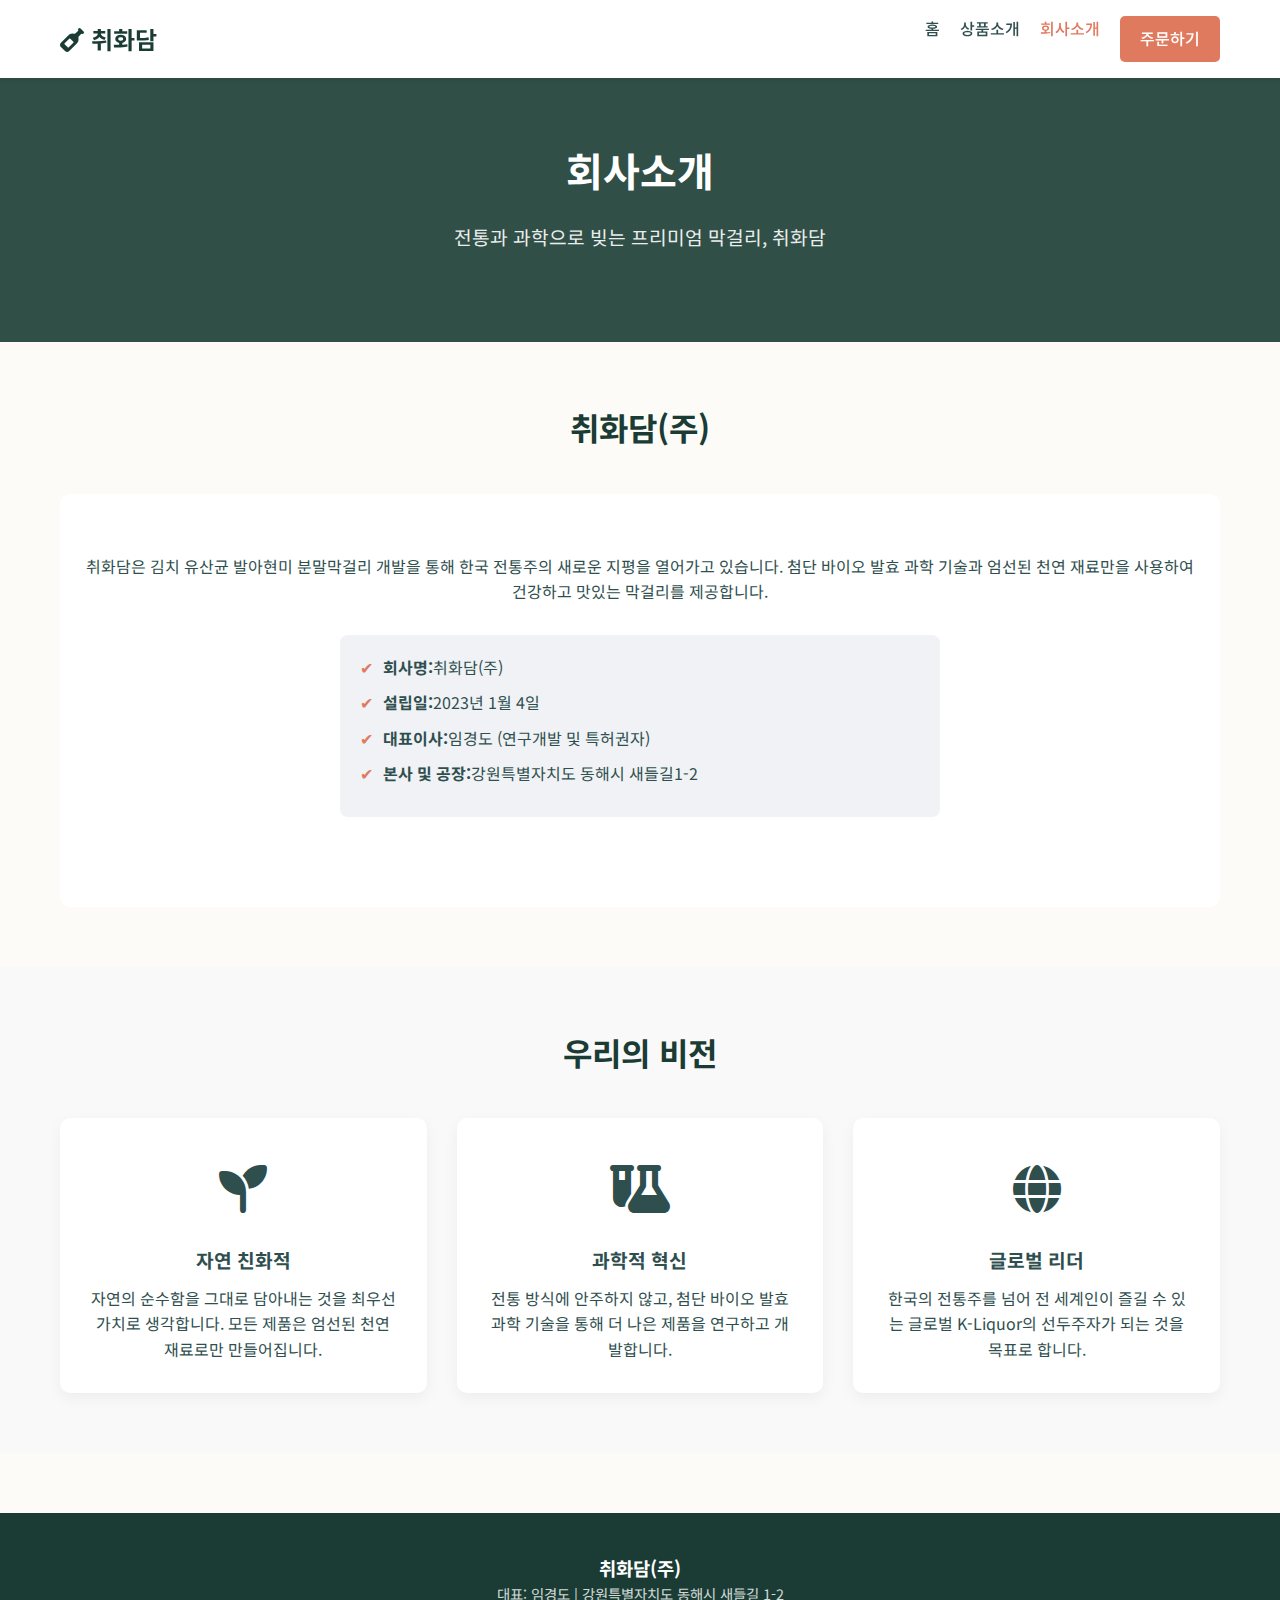
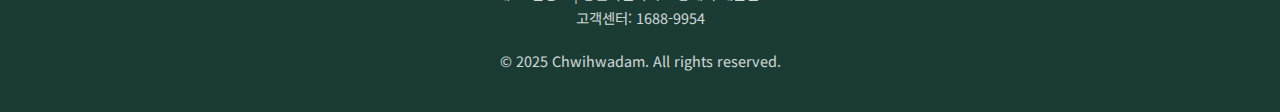
<file: about.html>
<!DOCTYPE html>
<html lang="ko">
<head>
    <meta charset="UTF-8">
    <meta name="viewport" content="width=device-width, initial-scale=1.0">
    <title>회사소개 - 취화담</title>
    <link rel="stylesheet" href="https://cdnjs.cloudflare.com/ajax/libs/font-awesome/6.5.1/css/all.min.css">
    <link href="https://fonts.googleapis.com/css2?family=Noto+Sans+KR:wght@300;400;700&display=swap" rel="stylesheet">
    <link rel="stylesheet" href="css/styles.css">
</head>
<body>

    <!-- Navigation -->
    <nav class="navbar">
        <div class="container nav-content">
            <a href="index.html" class="logo"><i class="fa-solid fa-wine-bottle"></i> 취화담</a>
            <div class="nav-links">
                <a href="index.html">홈</a>
                <a href="products.html">상품소개</a>
                <a href="about.html" style="color: var(--secondary-color);">회사소개</a>
                <a href="order.html" class="btn-primary">주문하기</a>
            </div>
        </div>
    </nav>

    <!-- Page Header -->
    <header class="hero" style="padding: 60px 0; min-height: auto; background: linear-gradient(rgba(26, 60, 52, 0.9), rgba(26, 60, 52, 0.9)), url('https://images.unsplash.com/photo-1579732152869-90691e847c1f?q=80&w=1000&auto=format&fit=crop');">
        <div class="container">
            <h1>회사소개</h1>
            <p>전통과 과학으로 빚는 프리미엄 막걸리, 취화담</p>
        </div>
    </header>

    <!-- About Section -->
    <section class="section">
        <div class="container">
            <h2 class="section-title">취화담(주)</h2>
            <div class="product-detail" style="flex-direction: column;">
                <div class="product-info" style="text-align: center;">
                    <p style="margin-bottom: 20px;">
                        취화담은 김치 유산균 발아현미 분말막걸리 개발을 통해 한국 전통주의 새로운 지평을 열어가고 있습니다. 
                        첨단 바이오 발효 과학 기술과 엄선된 천연 재료만을 사용하여 건강하고 맛있는 막걸리를 제공합니다.
                    </p>
                    
                    <ul class="ingredient-list" style="max-width: 600px; margin: 30px auto;">
                        <li><strong>회사명:</strong> 취화담(주)</li>
                        <li><strong>설립일:</strong> 2023년 1월 4일</li>
                        <li><strong>대표이사:</strong> 임경도 (연구개발 및 특허권자)</li>
                        <li><strong>본사 및 공장:</strong> 강원특별자치도 동해시 새들길1-2</li>
                    </ul>
                </div>
            </div>
        </div>
    </section>

    <section class="section" style="background-color: #f9f9f9;">
        <div class="container">
            <h2 class="section-title">우리의 비전</h2>
            <div class="features-grid">
                <div class="feature-card">
                    <div class="feature-icon"><i class="fa-solid fa-seedling"></i></div>
                    <h3 class="feature-title">자연 친화적</h3>
                    <p>자연의 순수함을 그대로 담아내는 것을 최우선 가치로 생각합니다. 모든 제품은 엄선된 천연 재료로만 만들어집니다.</p>
                </div>
                <div class="feature-card">
                    <div class="feature-icon"><i class="fa-solid fa-flask-vial"></i></div>
                    <h3 class="feature-title">과학적 혁신</h3>
                    <p>전통 방식에 안주하지 않고, 첨단 바이오 발효 과학 기술을 통해 더 나은 제품을 연구하고 개발합니다.</p>
                </div>
                <div class="feature-card">
                    <div class="feature-icon"><i class="fa-solid fa-globe"></i></div>
                    <h3 class="feature-title">글로벌 리더</h3>
                    <p>한국의 전통주를 넘어 전 세계인이 즐길 수 있는 글로벌 K-Liquor의 선두주자가 되는 것을 목표로 합니다.</p>
                </div>
            </div>
        </div>
    </section>

    <!-- Footer -->
    <footer class="footer">
        <div class="container">
            <h3>취화담(주)</h3>
            <p>대표: 임경도 | 강원특별자치도 동해시 새들길 1-2</p>
            <p>고객센터: 1688-9954</p>
            <p style="margin-top: 20px;">&copy; 2025 Chwihwadam. All rights reserved.</p>
        </div>
    </footer>

</body>
</html>
</file>
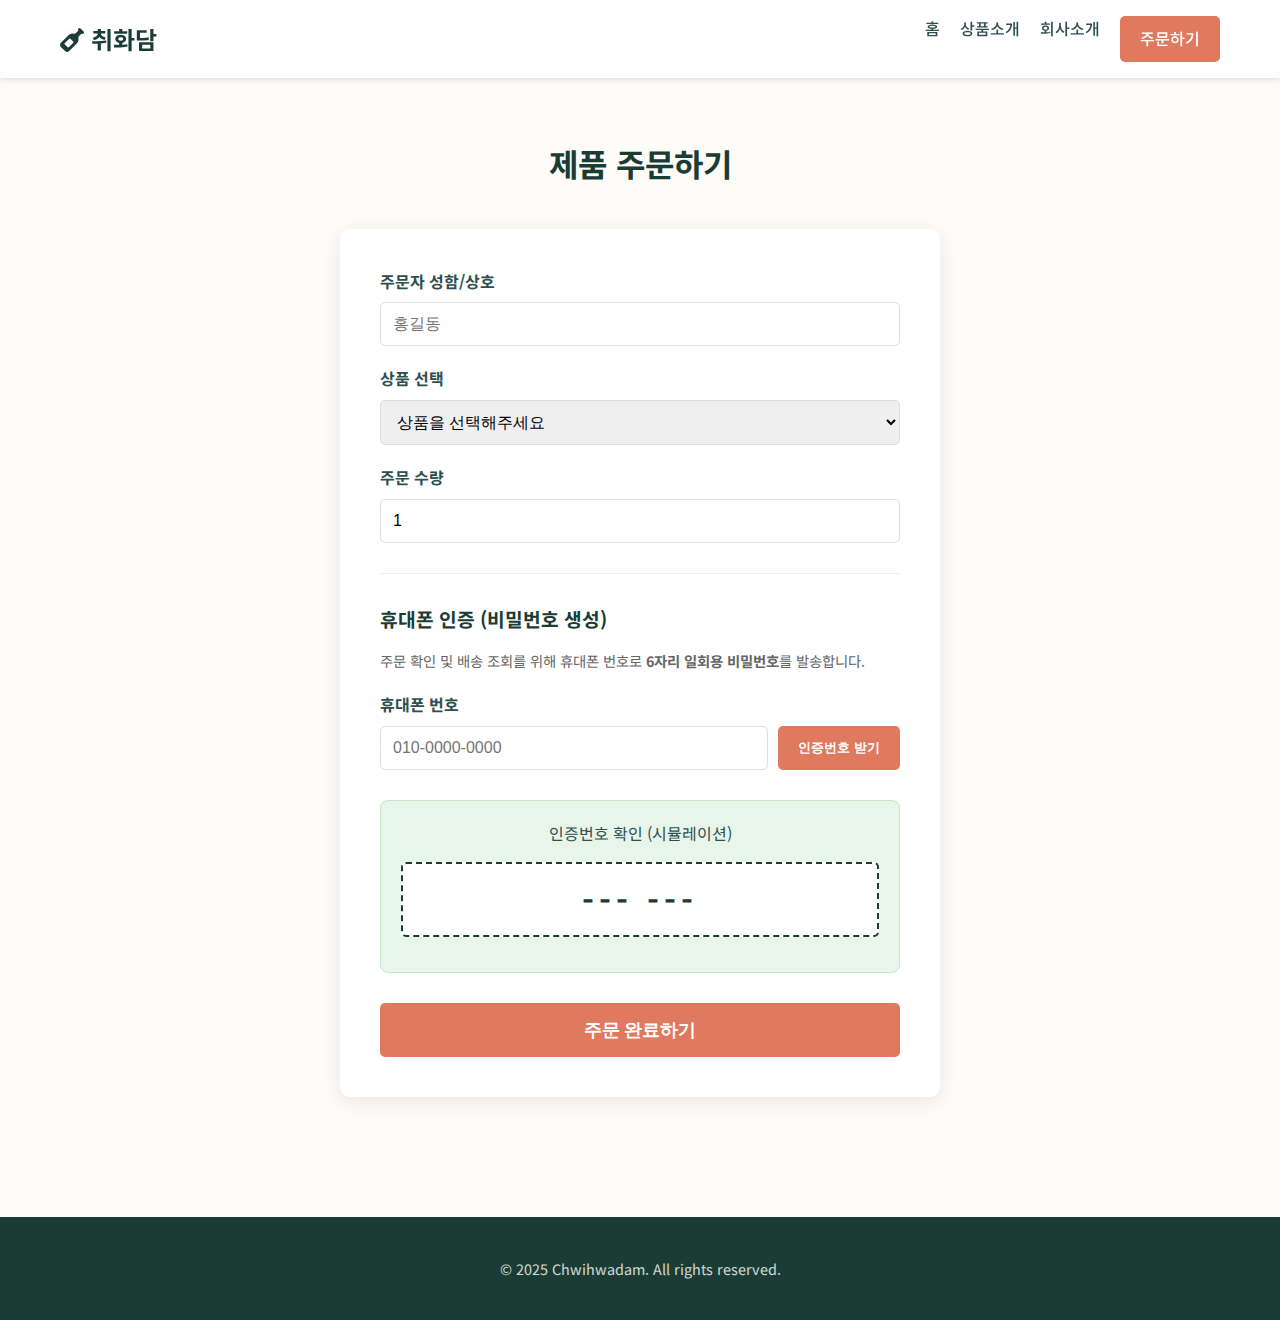
<file: order.html>
<!DOCTYPE html>
<html lang="ko">
<head>
    <meta charset="UTF-8">
    <meta name="viewport" content="width=device-width, initial-scale=1.0">
    <title>주문하기 - 취화담</title>
    <link rel="stylesheet" href="https://cdnjs.cloudflare.com/ajax/libs/font-awesome/6.5.1/css/all.min.css">
    <link href="https://fonts.googleapis.com/css2?family=Noto+Sans+KR:wght@300;400;700&display=swap" rel="stylesheet">
    <link rel="stylesheet" href="css/styles.css">
</head>
<body>

    <!-- Navigation -->
    <nav class="navbar">
        <div class="container nav-content">
            <a href="index.html" class="logo"><i class="fa-solid fa-wine-bottle"></i> 취화담</a>
            <div class="nav-links">
                <a href="index.html">홈</a>
                <a href="products.html">상품소개</a>
                <a href="about.html">회사소개</a>
                <a href="order.html" class="btn-primary">주문하기</a>
            </div>
        </div>
    </nav>

    <!-- Order Section -->
    <section class="section">
        <div class="container">
            <h2 class="section-title">제품 주문하기</h2>
            
            <div class="order-form-container">
                <form id="orderForm">
                    <!-- Personal Info -->
                    <div class="form-group">
                        <label for="name">주문자 성함/상호</label>
                        <input type="text" id="name" class="form-control" placeholder="홍길동" required>
                    </div>

                    <!-- Product Selection -->
                    <div class="form-group">
                        <label for="product">상품 선택</label>
                        <select id="product" class="form-control" required>
                            <option value="">상품을 선택해주세요</option>
                            <option value="막걸리 키트">김치유산균 발아현미 분말막걸리 키트</option>
                            <option value="장쾌유">장쾌유 (효모 효소 음료)</option>
                            <option value="막걸리 젤리">젤리형 씹어먹는 막걸리</option>
                        </select>
                    </div>

                    <div class="form-group">
                        <label for="quantity">주문 수량</label>
                        <input type="number" id="quantity" class="form-control" min="1" value="1" required>
                    </div>

                    <hr style="margin: 30px 0; border: 0; border-top: 1px solid #eee;">

                    <!-- Mobile Verification / Random Password Generator -->
                    <h3 style="margin-bottom: 15px; font-size: 1.2rem; color: #1a3c34;">휴대폰 인증 (비밀번호 생성)</h3>
                    <p style="font-size: 0.9rem; color: #666; margin-bottom: 20px;">
                        주문 확인 및 배송 조회를 위해 휴대폰 번호로 <strong>6자리 일회용 비밀번호</strong>를 발송합니다.
                    </p>

                    <div class="form-group">
                        <label for="phone">휴대폰 번호</label>
                        <div style="display: flex; gap: 10px;">
                            <input type="tel" id="phone" class="form-control" placeholder="010-0000-0000" required>
                            <button type="button" id="generateBtn" class="btn-primary" style="white-space: nowrap;">인증번호 받기</button>
                        </div>
                    </div>

                    <!-- Simulation Display Area -->
                    <div class="auth-box">
                        <p>인증번호 확인 (시뮬레이션)</p>
                        <div id="codeDisplay" class="auth-display">--- ---</div>
                        <p id="codeStatus" style="font-size: 0.9rem; color: #E07A5F; margin-top: 10px;"></p>
                    </div>

                    <button type="submit" class="btn-primary" style="width: 100%; margin-top: 30px; padding: 15px; font-size: 1.1rem;">주문 완료하기</button>
                </form>
            </div>
        </div>
    </section>

    <!-- Footer -->
    <footer class="footer">
        <div class="container">
            <p>&copy; 2025 Chwihwadam. All rights reserved.</p>
        </div>
    </footer>

    <script src="js/app.js"></script>
</body>
</html>
</file>
<file: css/styles.css>
/* Global Styles */
:root {
    --primary-color: #1a3c34; /* Deep Green from PDF */
    --secondary-color: #E07A5F; /* Terracotta Accent */
    --bg-color: #FDFBF7; /* Creamy White */
    --text-color: #2F4F4F;
    --white: #ffffff;
    --light-gray: #f0f2f5;
    --gray-icon: #7d7d7d; /* Grayscale for problem icons */
}

* {
    box-sizing: border-box;
    margin: 0;
    padding: 0;
}

body {
    font-family: 'Noto Sans KR', sans-serif;
    background-color: var(--bg-color);
    color: var(--text-color);
    line-height: 1.6;
}

a {
    text-decoration: none;
    color: inherit;
}

ul {
    list-style: none;
}

/* Navigation */
.navbar {
    background-color: var(--white);
    box-shadow: 0 2px 4px rgba(0,0,0,0.1);
    position: sticky;
    top: 0;
    z-index: 1000;
    padding: 1rem 0;
}

.container {
    max-width: 1200px;
    margin: 0 auto;
    padding: 0 20px;
}

.nav-content {
    display: flex;
    justify-content: space-between;
    align-items: center;
}

.logo {
    font-size: 1.5rem;
    font-weight: 700;
    color: var(--primary-color);
}

.nav-links {
    display: flex;
    gap: 20px;
}

.nav-links a {
    font-weight: 500;
    transition: color 0.3s;
}

.nav-links a:hover {
    color: var(--secondary-color);
}

.btn-primary {
    background-color: var(--secondary-color);
    color: var(--white);
    padding: 10px 20px;
    border-radius: 5px;
    border: none;
    cursor: pointer;
    font-weight: bold;
    display: inline-block;
    transition: background 0.3s;
}

.btn-primary:hover {
    background-color: #c05a41;
}

/* Hero Section */
.hero {
    background: linear-gradient(rgba(26, 60, 52, 0.8), rgba(26, 60, 52, 0.8)), url('https://images.unsplash.com/photo-1516594915697-87eb3b1c14ea?ixlib=rb-1.2.1&auto=format&fit=crop&w=1350&q=80'); /* Placeholder background */
    background-size: cover;
    background-position: center;
    color: var(--white);
    padding: 100px 0;
    text-align: center;
}

.hero h1 {
    font-size: 2.5rem;
    margin-bottom: 20px;
}

.hero p {
    font-size: 1.2rem;
    margin-bottom: 30px;
    opacity: 0.9;
}

/* Features Section */
.section {
    padding: 60px 0;
}

.section-title {
    text-align: center;
    font-size: 2rem;
    margin-bottom: 40px;
    color: var(--primary-color);
}

.features-grid {
    display: grid;
    grid-template-columns: repeat(auto-fit, minmax(280px, 1fr));
    gap: 30px;
}

.feature-card {
    background: var(--white);
    padding: 30px;
    border-radius: 10px;
    box-shadow: 0 5px 15px rgba(0,0,0,0.05);
    text-align: center;
    transition: transform 0.3s;
}

.feature-card:hover {
    transform: translateY(-5px);
}

.feature-icon {
    font-size: 3rem;
    margin-bottom: 20px;
    display: inline-block;
}

/* "Promises" Card Styles (Circular Icon Background) */
.promise-card {
    padding: 40px 30px;
}

.promise-card .feature-icon {
    width: 100px;
    height: 100px;
    line-height: 100px;
    background-color: var(--secondary-color); /* Impressive Accent Color Background */
    color: var(--white);
    border-radius: 50%; /* Circular Background */
    margin-bottom: 25px;
    box-shadow: 0 5px 15px rgba(224, 122, 95, 0.3);
}

/* "Problems" Card Styles (Grayscale) */
.problem-card .feature-icon {
    color: var(--gray-icon); /* Grayscale Icon */
    background-color: transparent;
    width: auto;
    height: auto;
    line-height: normal;
    box-shadow: none;
}

.problem-card .feature-title {
    color: #555; /* Dark Gray Title */
}

.feature-title {
    font-size: 1.2rem;
    margin-bottom: 10px;
    font-weight: bold;
}

/* Product Detail */
.product-detail {
    display: flex;
    flex-direction: column;
    gap: 40px;
    background-color: var(--white);
    padding: 60px 20px;
    border-radius: 10px;
}

@media (min-width: 768px) {
    .product-detail {
        flex-direction: row;
        align-items: center;
    }
    .product-image, .product-info {
        flex: 1;
    }
}

.product-image img {
    width: 100%;
    border-radius: 10px;
    box-shadow: 0 5px 15px rgba(0,0,0,0.1);
}

.product-info h3 {
    font-size: 1.8rem;
    margin-bottom: 20px;
    color: var(--primary-color);
}

.ingredient-list {
    margin-top: 20px;
    background: var(--light-gray);
    padding: 20px;
    border-radius: 8px;
}

.ingredient-list li {
    margin-bottom: 10px;
    display: flex;
    align-items: center;
}

.ingredient-list li::before {
    content: "✔";
    color: var(--secondary-color);
    margin-right: 10px;
}

/* Order Page Styles */
.order-form-container {
    max-width: 600px;
    margin: 0 auto;
    background: var(--white);
    padding: 40px;
    border-radius: 10px;
    box-shadow: 0 5px 20px rgba(0,0,0,0.08);
}

.form-group {
    margin-bottom: 20px;
}

.form-group label {
    display: block;
    margin-bottom: 8px;
    font-weight: bold;
}

.form-control {
    width: 100%;
    padding: 12px;
    border: 1px solid #ddd;
    border-radius: 5px;
    font-size: 16px;
}

.form-control:focus {
    border-color: var(--primary-color);
    outline: none;
}

/* Random Number Generator Box */
.auth-box {
    background-color: #e8f5e9;
    border: 1px solid #c8e6c9;
    padding: 20px;
    border-radius: 8px;
    margin-top: 30px;
    text-align: center;
}

.auth-display {
    font-size: 2rem;
    font-weight: bold;
    letter-spacing: 5px;
    color: var(--primary-color);
    margin: 15px 0;
    background: var(--white);
    padding: 10px;
    border-radius: 5px;
    border: 2px dashed var(--primary-color);
    min-height: 60px;
    display: flex;
    align-items: center;
    justify-content: center;
}

/* Footer */
.footer {
    background-color: var(--primary-color);
    color: var(--white);
    padding: 40px 0;
    text-align: center;
    margin-top: 60px;
}

.footer p {
    opacity: 0.8;
    font-size: 0.9rem;
}
</file>
